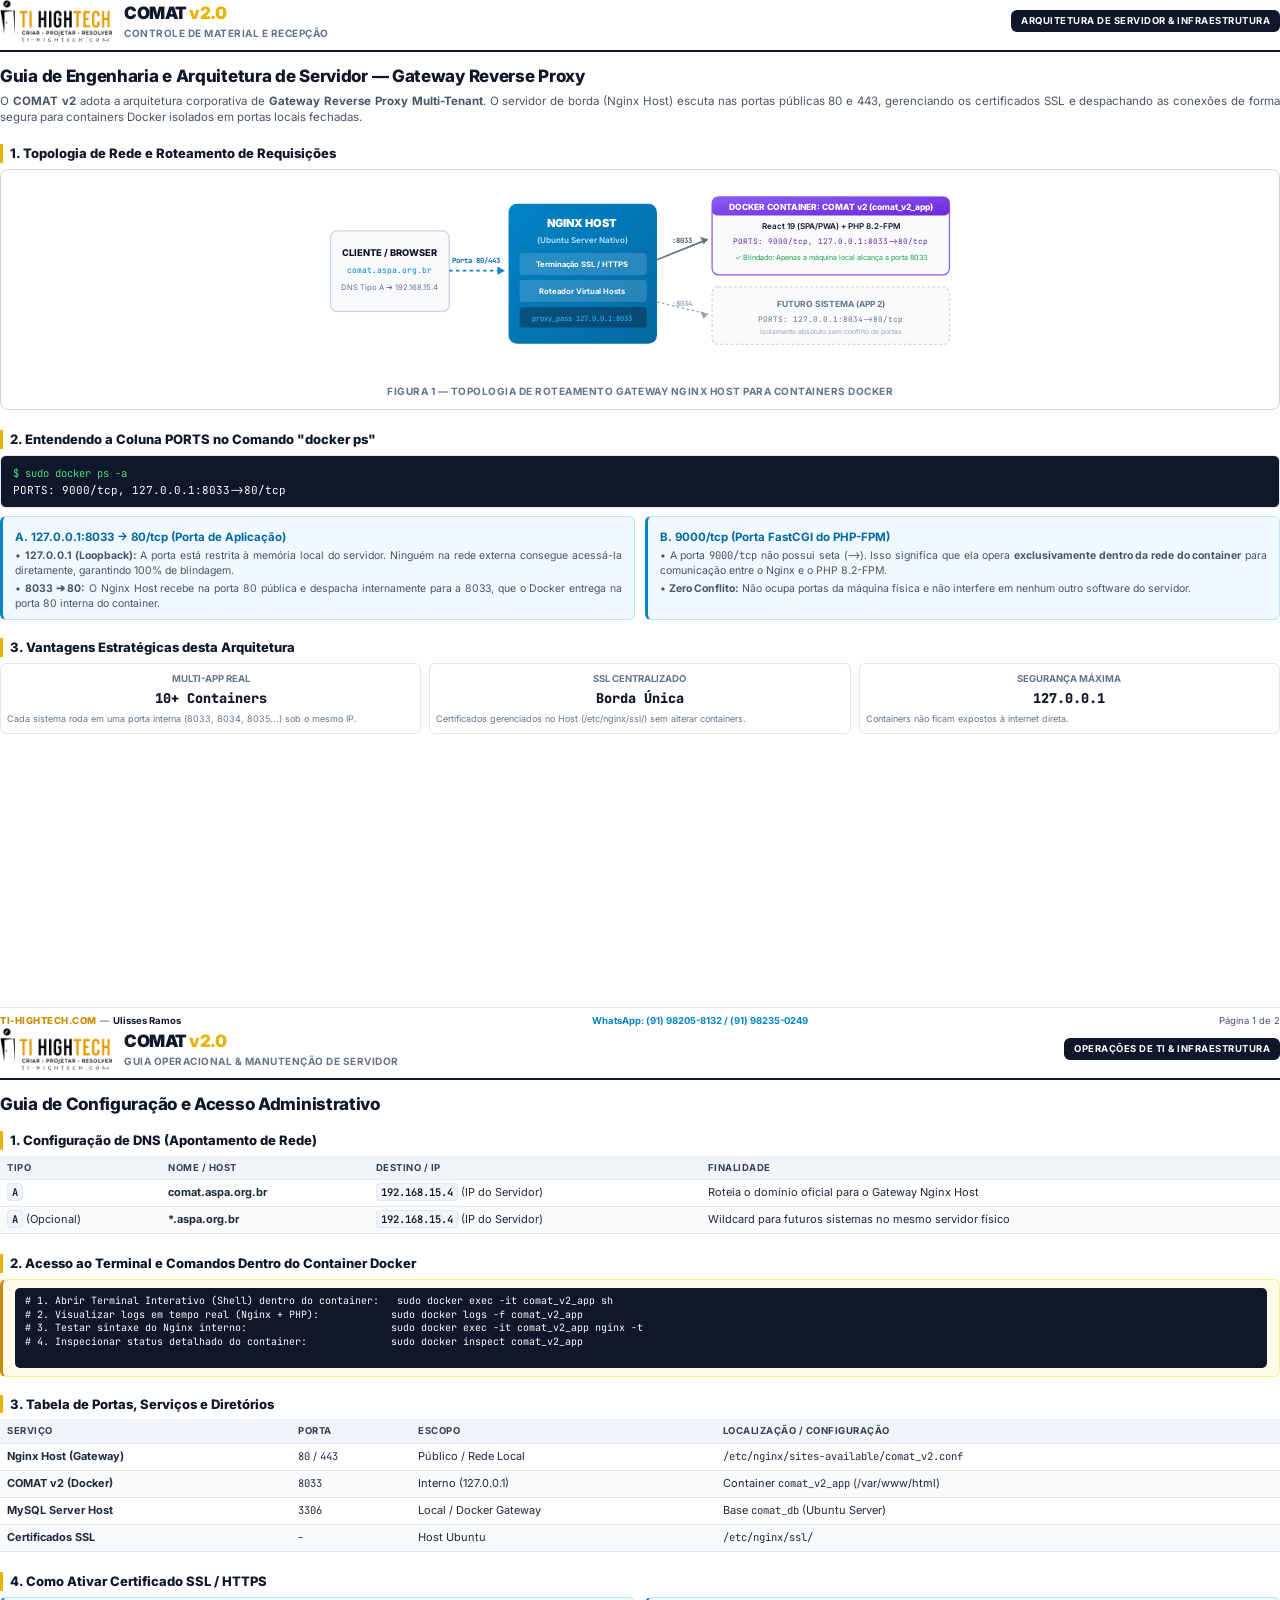
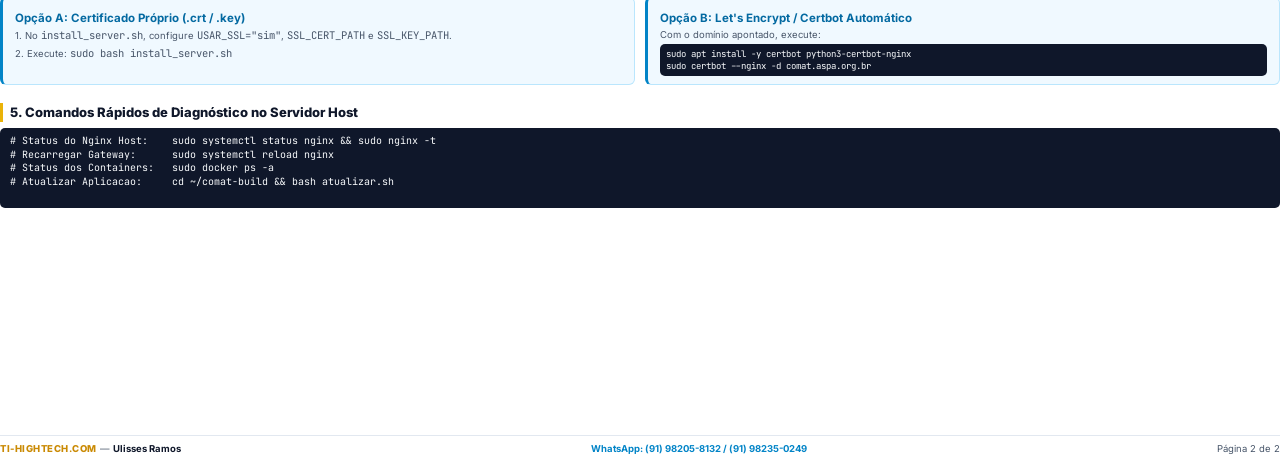
<file: DOCUMENTACAO_ARQUITETURA_SERVIDOR.html>
<!DOCTYPE html>
<html lang="pt-BR">
<head>
  <meta charset="UTF-8">
  <title>Documentação Técnica de Arquitetura de Servidor — COMAT v2.0</title>
  <style>
    @import url('https://fonts.googleapis.com/css2?family=Inter:wght@300;400;500;600;700;800;900&family=JetBrains+Mono:wght@400;500;600;700&display=swap');

    @page {
      size: A4 portrait;
      margin: 12mm 15mm 12mm 15mm;
    }

    * {
      box-sizing: border-box;
      margin: 0;
      padding: 0;
    }

    body {
      font-family: 'Inter', -apple-system, BlinkMacSystemFont, sans-serif;
      color: #1e293b;
      background: #ffffff;
      line-height: 1.45;
      font-size: 12px;
      -webkit-print-color-adjust: exact;
      print-color-adjust: exact;
    }

    .page {
      page-break-after: always;
      position: relative;
      min-height: 272mm;
      max-height: 272mm;
      display: flex;
      flex-direction: column;
      justify-content: flex-start;
    }

    .page:last-child {
      page-break-after: avoid;
    }

    /* Header Premium */
    .header {
      display: flex;
      justify-content: space-between;
      align-items: center;
      border-bottom: 2.5px solid #0f172a;
      padding-bottom: 8px;
      margin-bottom: 12px;
    }

    .header-left {
      display: flex;
      align-items: center;
      gap: 12px;
    }

    .header-logo-img {
      height: 42px;
      object-fit: contain;
    }

    .header-titles {
      display: flex;
      flex-direction: column;
    }

    .system-title {
      font-size: 17px;
      font-weight: 900;
      color: #0f172a;
      letter-spacing: -0.5px;
    }

    .system-title span {
      color: #eab308;
    }

    .system-subtitle {
      font-size: 10px;
      font-weight: 700;
      color: #64748b;
      text-transform: uppercase;
      letter-spacing: 0.5px;
    }

    .header-badge {
      background: #0f172a;
      color: #f8fafc;
      font-size: 9.5px;
      font-weight: 700;
      padding: 4px 10px;
      border-radius: 6px;
      text-transform: uppercase;
      letter-spacing: 0.5px;
    }

    /* Typography */
    h1 {
      font-size: 17px;
      font-weight: 800;
      color: #0f172a;
      margin-bottom: 4px;
      letter-spacing: -0.3px;
    }

    h2 {
      font-size: 13px;
      font-weight: 800;
      color: #0f172a;
      margin-top: 10px;
      margin-bottom: 6px;
      border-left: 3.5px solid #eab308;
      padding-left: 7px;
      display: flex;
      align-items: center;
      gap: 6px;
    }

    h3 {
      font-size: 11.5px;
      font-weight: 700;
      color: #334155;
      margin-top: 4px;
      margin-bottom: 2px;
    }

    p {
      margin-bottom: 8px;
      color: #475569;
      font-size: 11.5px;
      text-align: justify;
    }

    /* Cards & Boxes */
    .card {
      background: #f8fafc;
      border: 1px solid #e2e8f0;
      border-radius: 6px;
      padding: 8px 12px;
      margin-bottom: 10px;
    }

    .card-highlight {
      background: #fefce8;
      border: 1px solid #fef08a;
      border-left: 3.5px solid #ca8a04;
    }

    .card-info {
      background: #f0f9ff;
      border: 1px solid #bae6fd;
      border-left: 3.5px solid #0284c7;
    }

    .card-dark {
      background: #0f172a;
      color: #f8fafc;
      border-radius: 6px;
      padding: 8px 12px;
      margin-bottom: 8px;
    }

    /* Grid Layouts */
    .grid-2 {
      display: grid;
      grid-template-columns: 1fr 1fr;
      gap: 10px;
      margin-bottom: 8px;
    }

    .grid-3 {
      display: grid;
      grid-template-columns: 1fr 1fr 1fr;
      gap: 8px;
      margin-bottom: 10px;
    }

    .metric-box {
      background: #ffffff;
      border: 1px solid #e2e8f0;
      border-radius: 6px;
      padding: 8px 6px;
      text-align: center;
    }

    .metric-title {
      font-size: 9.5px;
      color: #64748b;
      font-weight: 700;
      text-transform: uppercase;
      margin-bottom: 3px;
    }

    .metric-val {
      font-size: 13.5px;
      font-weight: 800;
      color: #0f172a;
      font-family: 'JetBrains Mono', monospace;
    }

    /* Code & Terminal */
    code, pre {
      font-family: 'JetBrains Mono', monospace;
      font-size: 10.5px;
    }

    pre {
      background: #0f172a;
      color: #f8fafc;
      padding: 6px 10px;
      border-radius: 5px;
      overflow-x: auto;
      margin-bottom: 8px;
      line-height: 1.35;
    }

    code.inline {
      background: #f1f5f9;
      color: #0f172a;
      padding: 1px 4px;
      border-radius: 4px;
      border: 1px solid #e2e8f0;
      font-weight: 600;
    }

    /* Tables */
    table {
      width: 100%;
      border-collapse: collapse;
      margin-bottom: 10px;
      font-size: 11px;
    }

    th, td {
      padding: 5px 7px;
      text-align: left;
      border-bottom: 1px solid #e2e8f0;
    }

    th {
      background: #f1f5f9;
      font-weight: 700;
      color: #334155;
      text-transform: uppercase;
      font-size: 9.5px;
      letter-spacing: 0.5px;
    }

    tr:nth-child(even) {
      background: #f8fafc;
    }

    /* Diagram SVG Styles */
    .diagram-container {
      background: #ffffff;
      border: 1px solid #cbd5e1;
      border-radius: 8px;
      padding: 10px;
      margin-bottom: 10px;
      text-align: center;
    }

    .diagram-caption {
      font-size: 10px;
      font-weight: 700;
      color: #64748b;
      margin-top: 5px;
      text-transform: uppercase;
      letter-spacing: 0.5px;
    }

    /* Footer Premium */
    .footer {
      position: absolute;
      bottom: 0;
      left: 0;
      right: 0;
      border-top: 1.5px solid #e2e8f0;
      padding-top: 6px;
      display: flex;
      justify-content: space-between;
      align-items: center;
      font-size: 9.5px;
      color: #475569;
    }

    .footer-author {
      font-weight: 700;
      color: #0f172a;
    }

    .footer-contacts {
      color: #0284c7;
      font-weight: 700;
    }

    .footer-company {
      font-weight: 800;
      color: #ca8a04;
      text-transform: uppercase;
      letter-spacing: 0.5px;
    }
  </style>
</head>
<body>

  <!-- ================= PAGE 1: ARQUITETURA & PORTS EXPLICADOS ================= -->
  <div class="page">
    <div class="header">
      <div class="header-left">
        <img src="assets/logo_tihightech.png" alt="TI HIGHTECH" class="header-logo-img">
        <div class="header-titles">
          <div class="system-title">COMAT <span>v2.0</span></div>
          <div class="system-subtitle">Controle de Material e Recepção</div>
        </div>
      </div>
      <div class="header-badge">Arquitetura de Servidor & Infraestrutura</div>
    </div>

    <h1>Guia de Engenharia e Arquitetura de Servidor — Gateway Reverse Proxy</h1>
    <p>
      O <strong>COMAT v2</strong> adota a arquitetura corporativa de <strong>Gateway Reverse Proxy Multi-Tenant</strong>. O servidor de borda (Nginx Host) escuta nas portas públicas 80 e 443, gerenciando os certificados SSL e despachando as conexões de forma segura para containers Docker isolados em portas locais fechadas.
    </p>

    <h2>1. Topologia de Rede e Roteamento de Requisições</h2>

    <!-- Diagrama SVG Topologia Expandido -->
    <div class="diagram-container">
      <svg viewBox="0 0 760 230" width="100%" height="195" xmlns="http://www.w3.org/2000/svg">
        <defs>
          <linearGradient id="blueGrad" x1="0%" y1="0%" x2="100%" y2="100%">
            <stop offset="0%" stop-color="#0284c7" />
            <stop offset="100%" stop-color="#0369a1" />
          </linearGradient>
          <linearGradient id="purpleGrad" x1="0%" y1="0%" x2="100%" y2="100%">
            <stop offset="0%" stop-color="#8b5cf6" />
            <stop offset="100%" stop-color="#6d28d9" />
          </linearGradient>
        </defs>

        <!-- Bloco 1: Cliente / DNS -->
        <rect x="15" y="60" width="140" height="95" rx="8" fill="#f8fafc" stroke="#cbd5e1" stroke-width="1.5"/>
        <text x="85" y="90" font-family="Inter" font-size="11" font-weight="800" fill="#0f172a" text-anchor="middle">CLIENTE / BROWSER</text>
        <text x="85" y="110" font-family="JetBrains Mono" font-size="9.5" fill="#0284c7" text-anchor="middle">comat.aspa.org.br</text>
        <text x="85" y="130" font-family="Inter" font-size="9" fill="#64748b" text-anchor="middle">DNS Tipo A ➔ 192.168.15.4</text>

        <!-- Seta 1: Cliente para Nginx Host -->
        <path d="M 155 107 L 220 107" stroke="#0284c7" stroke-width="2" stroke-dasharray="4,4" fill="none" />
        <polygon points="220,107 212,102 212,112" fill="#0284c7" />
        <text x="187" y="98" font-family="JetBrains Mono" font-size="8.5" font-weight="700" fill="#0369a1" text-anchor="middle">Porta 80/443</text>

        <!-- Bloco 2: Nginx Host (Gateway) -->
        <rect x="225" y="28" width="175" height="165" rx="10" fill="url(#blueGrad)"/>
        <text x="312" y="56" font-family="Inter" font-size="13" font-weight="900" fill="#ffffff" text-anchor="middle">NGINX HOST</text>
        <text x="312" y="74" font-family="Inter" font-size="9.5" font-weight="600" fill="#bae6fd" text-anchor="middle">(Ubuntu Server Nativo)</text>
        
        <rect x="238" y="86" width="150" height="26" rx="4" fill="#ffffff" opacity="0.15" />
        <text x="312" y="103" font-family="Inter" font-size="9" font-weight="700" fill="#ffffff" text-anchor="middle">Terminação SSL / HTTPS</text>

        <rect x="238" y="118" width="150" height="26" rx="4" fill="#ffffff" opacity="0.15" />
        <text x="312" y="135" font-family="Inter" font-size="9" font-weight="700" fill="#ffffff" text-anchor="middle">Roteador Virtual Hosts</text>

        <rect x="238" y="150" width="150" height="24" rx="4" fill="#0f172a" opacity="0.4" />
        <text x="312" y="166" font-family="JetBrains Mono" font-size="8.5" fill="#38bdf8" text-anchor="middle">proxy_pass 127.0.0.1:8033</text>

        <!-- Seta 2: Nginx Host para Docker COMAT -->
        <path d="M 400 94 L 460 70" stroke="#64748b" stroke-width="2" fill="none" />
        <polygon points="460,70 451,67 455,76" fill="#64748b" />
        <text x="430" y="74" font-family="JetBrains Mono" font-size="8.5" font-weight="700" fill="#475569" text-anchor="middle">:8033</text>

        <!-- Bloco 3A: Container COMAT v2 -->
        <rect x="465" y="20" width="280" height="92" rx="8" fill="#f8fafc" stroke="#8b5cf6" stroke-width="1.5"/>
        <rect x="465" y="20" width="280" height="22" rx="6" fill="url(#purpleGrad)" />
        <text x="605" y="35" font-family="Inter" font-size="10" font-weight="800" fill="#ffffff" text-anchor="middle">DOCKER CONTAINER: COMAT v2 (comat_v2_app)</text>
        <text x="605" y="58" font-family="Inter" font-size="9.5" font-weight="600" fill="#0f172a" text-anchor="middle">React 19 (SPA/PWA) + PHP 8.2-FPM</text>
        <text x="605" y="76" font-family="JetBrains Mono" font-size="9" fill="#6b21a8" text-anchor="middle">PORTS: 9000/tcp, 127.0.0.1:8033->80/tcp</text>
        <text x="605" y="94" font-family="Inter" font-size="8.5" fill="#16a34a" text-anchor="middle">✓ Blindado: Apenas a máquina local alcança a porta 8033</text>

        <!-- Seta 3: Nginx Host para Futuro Container -->
        <path d="M 400 144 L 460 158" stroke="#94a3b8" stroke-width="1.5" stroke-dasharray="3,3" fill="none" />
        <polygon points="460,158 451,155 455,164" fill="#94a3b8" />
        <text x="430" y="149" font-family="JetBrains Mono" font-size="8.5" font-weight="700" fill="#94a3b8" text-anchor="middle">:8034</text>

        <!-- Bloco 3B: Futuro Container (Multi-App) -->
        <rect x="465" y="126" width="280" height="68" rx="8" fill="#fafafa" stroke="#cbd5e1" stroke-width="1.5" stroke-dasharray="3,3"/>
        <text x="605" y="150" font-family="Inter" font-size="10" font-weight="700" fill="#64748b" text-anchor="middle">FUTURO SISTEMA (APP 2)</text>
        <text x="605" y="168" font-family="JetBrains Mono" font-size="9" fill="#64748b" text-anchor="middle">PORTS: 127.0.0.1:8034->80/tcp</text>
        <text x="605" y="182" font-family="Inter" font-size="8" fill="#94a3b8" text-anchor="middle">Isolamento absoluto sem conflito de portas</text>
      </svg>
      <div class="diagram-caption">Figura 1 — Topologia de Roteamento Gateway Nginx Host para Containers Docker</div>
    </div>

    <h2>2. Entendendo a Coluna PORTS no Comando "docker ps"</h2>
    <div class="card card-dark">
      <code style="color:#4ade80;">$ sudo docker ps -a</code><br/>
      <code style="color:#f8fafc; font-size:11px;">PORTS: 9000/tcp, 127.0.0.1:8033->80/tcp</code>
    </div>

    <div class="grid-2">
      <div class="card card-info" style="margin-bottom:0;">
        <h3 style="color:#0369a1;">A. 127.0.0.1:8033 -> 80/tcp (Porta de Aplicação)</h3>
        <p style="font-size:10.5px; margin-bottom:3px;">
          • <strong>127.0.0.1 (Loopback):</strong> A porta está restrita à memória local do servidor. Ninguém na rede externa consegue acessá-la diretamente, garantindo 100% de blindagem.
        </p>
        <p style="font-size:10.5px; margin-bottom:0;">
          • <strong>8033 ➔ 80:</strong> O Nginx Host recebe na porta 80 pública e despacha internamente para a 8033, que o Docker entrega na porta 80 interna do container.
        </p>
      </div>

      <div class="card card-info" style="margin-bottom:0;">
        <h3 style="color:#0369a1;">B. 9000/tcp (Porta FastCGI do PHP-FPM)</h3>
        <p style="font-size:10.5px; margin-bottom:3px;">
          • A porta <code>9000/tcp</code> não possui seta (<code>-></code>). Isso significa que ela opera <strong>exclusivamente dentro da rede do container</strong> para comunicação entre o Nginx e o PHP 8.2-FPM.
        </p>
        <p style="font-size:10.5px; margin-bottom:0;">
          • <strong>Zero Conflito:</strong> Não ocupa portas da máquina física e não interfere em nenhum outro software do servidor.
        </p>
      </div>
    </div>

    <h2>3. Vantagens Estratégicas desta Arquitetura</h2>
    <div class="grid-3">
      <div class="metric-box">
        <div class="metric-title">Multi-App Real</div>
        <div class="metric-val">10+ Containers</div>
        <p style="font-size:9px; margin:3px 0 0; color:#64748b;">Cada sistema roda em uma porta interna (8033, 8034, 8035...) sob o mesmo IP.</p>
      </div>
      <div class="metric-box">
        <div class="metric-title">SSL Centralizado</div>
        <div class="metric-val">Borda Única</div>
        <p style="font-size:9px; margin:3px 0 0; color:#64748b;">Certificados gerenciados no Host (/etc/nginx/ssl/) sem alterar containers.</p>
      </div>
      <div class="metric-box">
        <div class="metric-title">Segurança Máxima</div>
        <div class="metric-val">127.0.0.1</div>
        <p style="font-size:9px; margin:3px 0 0; color:#64748b;">Containers não ficam expostos à internet direta.</p>
      </div>
    </div>

    <div class="footer">
      <div><span class="footer-company">TI-HIGHTECH.COM</span> — <span class="footer-author">Ulisses Ramos</span></div>
      <div class="footer-contacts">WhatsApp: (91) 98205-8132 / (91) 98235-0249</div>
      <div>Página 1 de 2</div>
    </div>
  </div>

  <!-- ================= PAGE 2: GUIA OPERACIONAL, SSH NO CONTAINER & DNS ================= -->
  <div class="page">
    <div class="header">
      <div class="header-left">
        <img src="assets/logo_tihightech.png" alt="TI HIGHTECH" class="header-logo-img">
        <div class="header-titles">
          <div class="system-title">COMAT <span>v2.0</span></div>
          <div class="system-subtitle">Guia Operacional & Manutenção de Servidor</div>
        </div>
      </div>
      <div class="header-badge">Operações de TI & Infraestrutura</div>
    </div>

    <h1>Guia de Configuração e Acesso Administrativo</h1>

    <h2>1. Configuração de DNS (Apontamento de Rede)</h2>
    <table>
      <thead>
        <tr>
          <th>Tipo</th>
          <th>Nome / Host</th>
          <th>Destino / IP</th>
          <th>Finalidade</th>
        </tr>
      </thead>
      <tbody>
        <tr>
          <td><code class="inline">A</code></td>
          <td><strong>comat.aspa.org.br</strong></td>
          <td><code class="inline">192.168.15.4</code> (IP do Servidor)</td>
          <td>Roteia o domínio oficial para o Gateway Nginx Host</td>
        </tr>
        <tr>
          <td><code class="inline">A</code> (Opcional)</td>
          <td><strong>*.aspa.org.br</strong></td>
          <td><code class="inline">192.168.15.4</code> (IP do Servidor)</td>
          <td>Wildcard para futuros sistemas no mesmo servidor físico</td>
        </tr>
      </tbody>
    </table>

    <h2>2. Acesso ao Terminal e Comandos Dentro do Container Docker</h2>
    <div class="card card-highlight" style="margin-bottom:8px;">
      <pre style="margin-bottom:0; font-size:10px; padding:6px 10px;">
# 1. Abrir Terminal Interativo (Shell) dentro do container:   sudo docker exec -it comat_v2_app sh
# 2. Visualizar logs em tempo real (Nginx + PHP):            sudo docker logs -f comat_v2_app
# 3. Testar sintaxe do Nginx interno:                        sudo docker exec -it comat_v2_app nginx -t
# 4. Inspecionar status detalhado do container:              sudo docker inspect comat_v2_app
      </pre>
    </div>

    <h2>3. Tabela de Portas, Serviços e Diretórios</h2>
    <table>
      <thead>
        <tr>
          <th>Serviço</th>
          <th>Porta</th>
          <th>Escopo</th>
          <th>Localização / Configuração</th>
        </tr>
      </thead>
      <tbody>
        <tr>
          <td><strong>Nginx Host (Gateway)</strong></td>
          <td><code>80</code> / <code>443</code></td>
          <td>Público / Rede Local</td>
          <td><code>/etc/nginx/sites-available/comat_v2.conf</code></td>
        </tr>
        <tr>
          <td><strong>COMAT v2 (Docker)</strong></td>
          <td><code>8033</code></td>
          <td>Interno (127.0.0.1)</td>
          <td>Container <code>comat_v2_app</code> (/var/www/html)</td>
        </tr>
        <tr>
          <td><strong>MySQL Server Host</strong></td>
          <td><code>3306</code></td>
          <td>Local / Docker Gateway</td>
          <td>Base <code>comat_db</code> (Ubuntu Server)</td>
        </tr>
        <tr>
          <td><strong>Certificados SSL</strong></td>
          <td>-</td>
          <td>Host Ubuntu</td>
          <td><code>/etc/nginx/ssl/</code></td>
        </tr>
      </tbody>
    </table>

    <h2>4. Como Ativar Certificado SSL / HTTPS</h2>
    <div class="grid-2">
      <div class="card card-info" style="margin-bottom:0;">
        <h3 style="color:#0369a1;">Opção A: Certificado Próprio (.crt / .key)</h3>
        <p style="font-size:9.5px; margin-bottom:2px;">1. No <code>install_server.sh</code>, configure <code>USAR_SSL="sim"</code>, <code>SSL_CERT_PATH</code> e <code>SSL_KEY_PATH</code>.</p>
        <p style="font-size:9.5px; margin-bottom:0;">2. Execute: <code>sudo bash install_server.sh</code></p>
      </div>

      <div class="card card-info" style="margin-bottom:0;">
        <h3 style="color:#0369a1;">Opção B: Let's Encrypt / Certbot Automático</h3>
        <p style="font-size:9.5px; margin-bottom:2px;">Com o domínio apontado, execute:</p>
        <pre style="margin-bottom:0; padding:4px 6px; font-size:9px;">sudo apt install -y certbot python3-certbot-nginx
sudo certbot --nginx -d comat.aspa.org.br</pre>
      </div>
    </div>

    <h2>5. Comandos Rápidos de Diagnóstico no Servidor Host</h2>
    <pre style="margin-bottom:0; padding:6px 10px; font-size:10px;">
# Status do Nginx Host:    sudo systemctl status nginx && sudo nginx -t
# Recarregar Gateway:      sudo systemctl reload nginx
# Status dos Containers:   sudo docker ps -a
# Atualizar Aplicacao:     cd ~/comat-build && bash atualizar.sh
    </pre>

    <div class="footer">
      <div><span class="footer-company">TI-HIGHTECH.COM</span> — <span class="footer-author">Ulisses Ramos</span></div>
      <div class="footer-contacts">WhatsApp: (91) 98205-8132 / (91) 98235-0249</div>
      <div>Página 2 de 2</div>
    </div>
  </div>

</body>
</html>
</file>
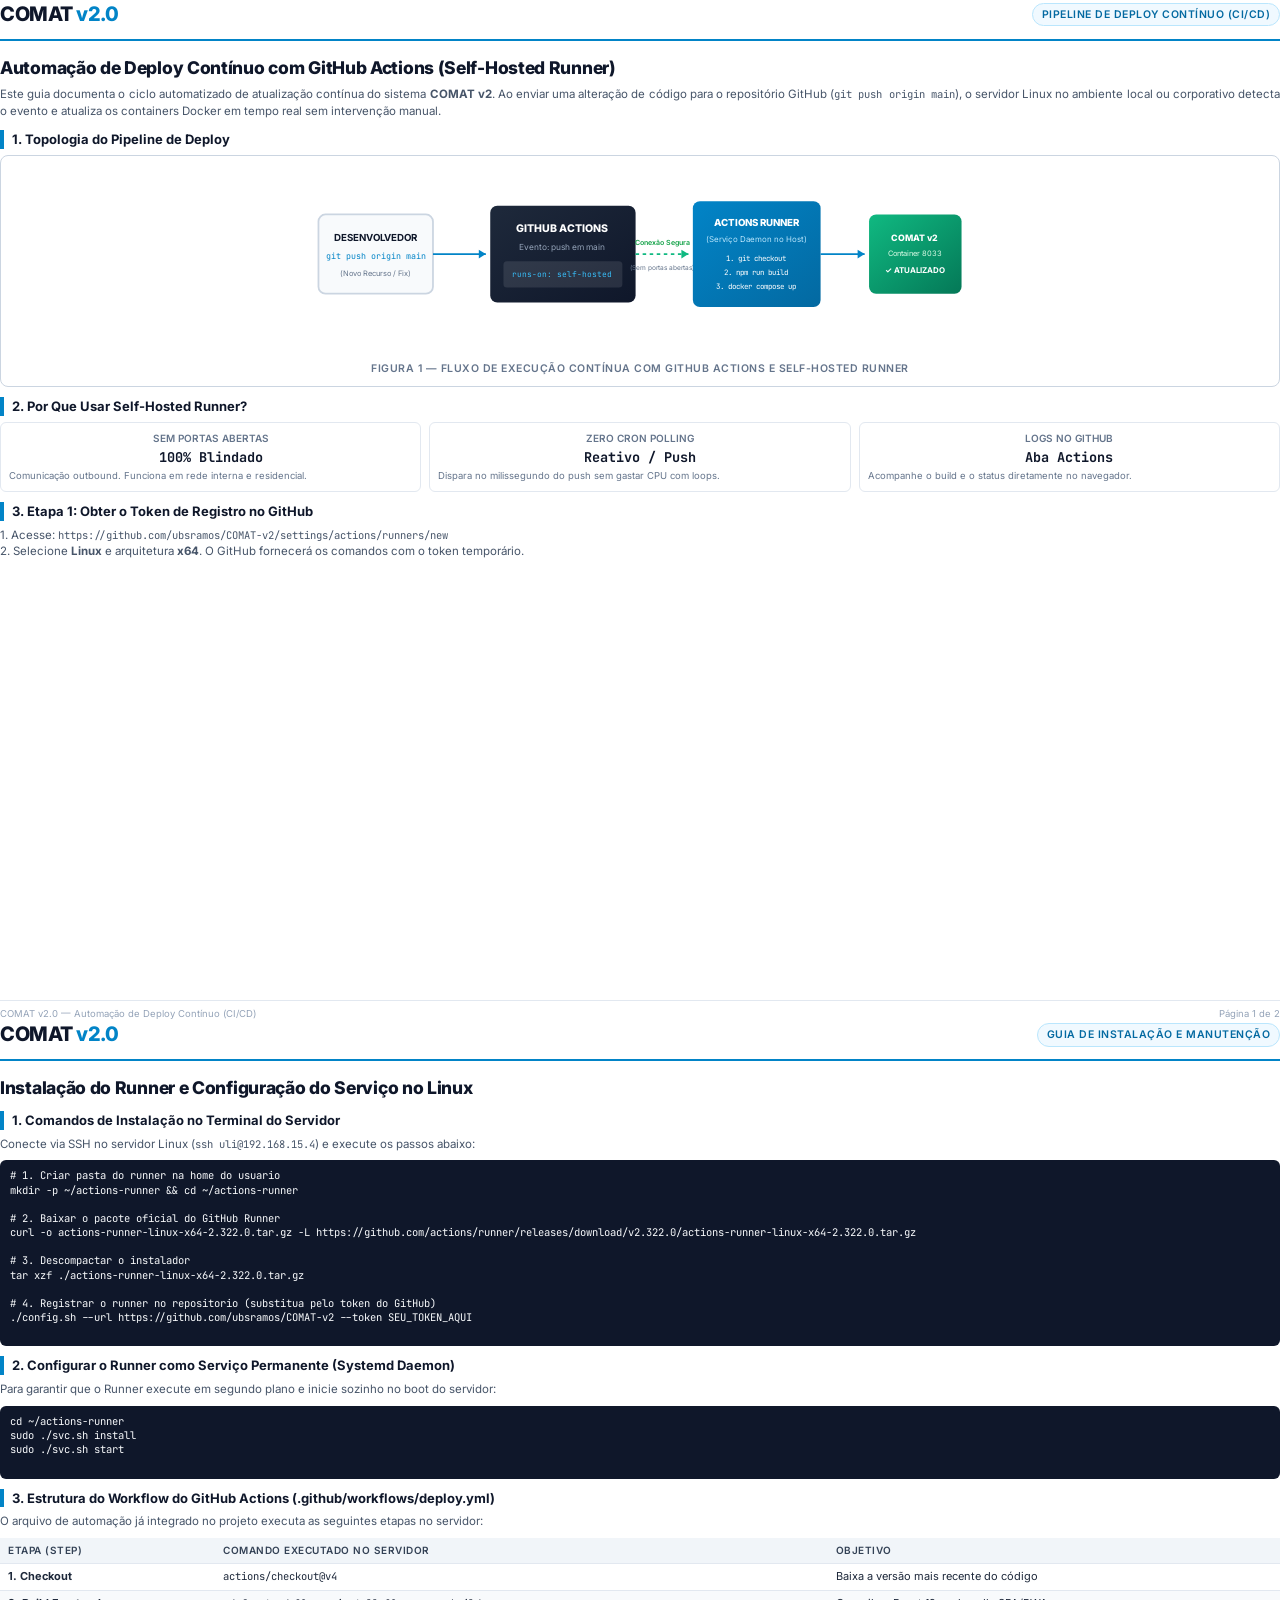
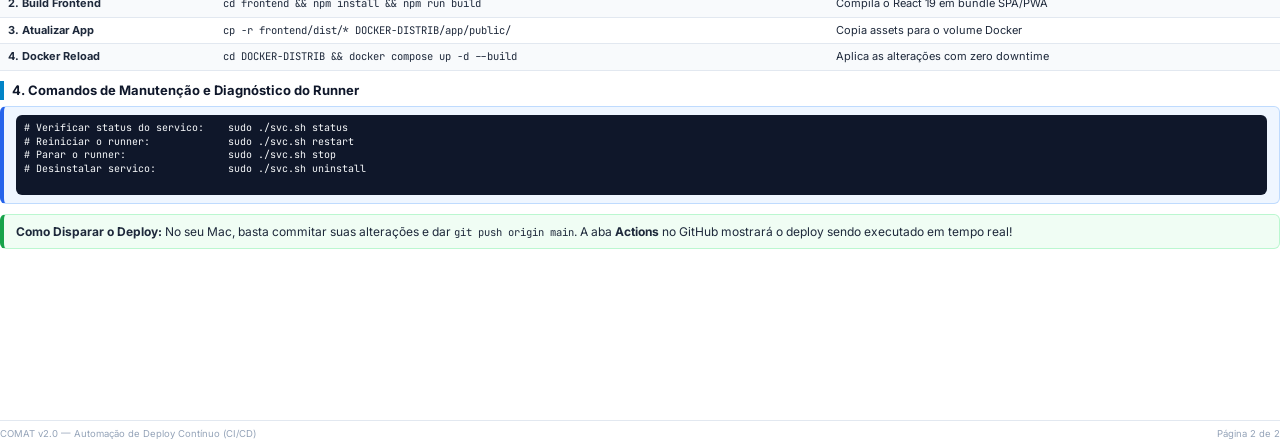
<file: GUIA_DEPLOY_AUTOMATICO_GITHUB_RUNNER.html>
<!DOCTYPE html>
<html lang="pt-BR">
<head>
  <meta charset="UTF-8">
  <title>Guia Operacional — Automação de Deploy Contínuo (CI/CD) com GitHub Actions e Self-Hosted Runner</title>
  <style>
    @import url('https://fonts.googleapis.com/css2?family=Inter:wght@300;400;500;600;700;800&family=JetBrains+Mono:wght@400;500;600&display=swap');

    @page {
      size: A4 portrait;
      margin: 12mm 15mm 12mm 15mm;
    }

    * {
      box-sizing: border-box;
      margin: 0;
      padding: 0;
    }

    body {
      font-family: 'Inter', -apple-system, BlinkMacSystemFont, sans-serif;
      color: #1e293b;
      background: #ffffff;
      line-height: 1.45;
      font-size: 12px;
      -webkit-print-color-adjust: exact;
      print-color-adjust: exact;
    }

    .page {
      page-break-after: always;
      position: relative;
      min-height: 270mm;
      max-height: 270mm;
    }

    .page:last-child {
      page-break-after: avoid;
    }

    /* Header */
    .header {
      display: flex;
      justify-content: space-between;
      align-items: center;
      border-bottom: 2px solid #0284c7;
      padding-bottom: 10px;
      margin-bottom: 14px;
    }

    .header-logo {
      font-size: 20px;
      font-weight: 800;
      color: #0f172a;
      letter-spacing: -0.5px;
    }

    .header-logo span {
      color: #0284c7;
    }

    .header-badge {
      background: #f0f9ff;
      border: 1px solid #bae6fd;
      color: #0369a1;
      font-size: 10.5px;
      font-weight: 600;
      padding: 3px 9px;
      border-radius: 9999px;
      text-transform: uppercase;
      letter-spacing: 0.5px;
    }

    /* Typography */
    h1 {
      font-size: 17.5px;
      font-weight: 800;
      color: #0f172a;
      margin-bottom: 6px;
      letter-spacing: -0.3px;
    }

    h2 {
      font-size: 13px;
      font-weight: 700;
      color: #0f172a;
      margin-top: 10px;
      margin-bottom: 6px;
      border-left: 4px solid #0284c7;
      padding-left: 8px;
    }

    h3 {
      font-size: 11.5px;
      font-weight: 600;
      color: #334155;
      margin-top: 6px;
      margin-bottom: 3px;
    }

    p {
      margin-bottom: 8px;
      color: #475569;
      font-size: 11.5px;
      text-align: justify;
    }

    /* Cards & Boxes */
    .card {
      background: #f8fafc;
      border: 1px solid #e2e8f0;
      border-radius: 6px;
      padding: 8px 12px;
      margin-bottom: 10px;
    }

    .card-highlight {
      background: #f0fdf4;
      border: 1px solid #bbf7d0;
      border-left: 4px solid #16a34a;
    }

    .card-info {
      background: #eff6ff;
      border: 1px solid #bfdbfe;
      border-left: 4px solid #2563eb;
    }

    /* Grid Layouts */
    .grid-2 {
      display: grid;
      grid-template-columns: 1fr 1fr;
      gap: 10px;
      margin-bottom: 8px;
    }

    .grid-3 {
      display: grid;
      grid-template-columns: 1fr 1fr 1fr;
      gap: 8px;
      margin-bottom: 10px;
    }

    .metric-box {
      background: #ffffff;
      border: 1px solid #e2e8f0;
      border-radius: 6px;
      padding: 8px;
      text-align: center;
    }

    .metric-title {
      font-size: 10px;
      color: #64748b;
      font-weight: 600;
      text-transform: uppercase;
      margin-bottom: 2px;
    }

    .metric-val {
      font-size: 13.5px;
      font-weight: 700;
      color: #0f172a;
      font-family: 'JetBrains Mono', monospace;
    }

    /* Code & Terminal */
    code, pre {
      font-family: 'JetBrains Mono', monospace;
      font-size: 10.5px;
    }

    pre {
      background: #0f172a;
      color: #f8fafc;
      padding: 8px 10px;
      border-radius: 6px;
      overflow-x: auto;
      margin-bottom: 8px;
      line-height: 1.35;
    }

    code.inline {
      background: #f1f5f9;
      color: #0f172a;
      padding: 1px 4px;
      border-radius: 4px;
      border: 1px solid #e2e8f0;
      font-weight: 600;
    }

    /* Tables */
    table {
      width: 100%;
      border-collapse: collapse;
      margin-bottom: 10px;
      font-size: 11px;
    }

    th, td {
      padding: 5px 8px;
      text-align: left;
      border-bottom: 1px solid #e2e8f0;
    }

    th {
      background: #f1f5f9;
      font-weight: 600;
      color: #334155;
      text-transform: uppercase;
      font-size: 10px;
      letter-spacing: 0.5px;
    }

    tr:nth-child(even) {
      background: #f8fafc;
    }

    /* Diagram SVG Styles */
    .diagram-container {
      background: #ffffff;
      border: 1px solid #cbd5e1;
      border-radius: 8px;
      padding: 10px;
      margin-bottom: 10px;
      text-align: center;
    }

    .diagram-caption {
      font-size: 10.5px;
      font-weight: 600;
      color: #64748b;
      margin-top: 6px;
      text-transform: uppercase;
      letter-spacing: 0.5px;
    }

    /* Step List */
    .step-item {
      display: flex;
      gap: 10px;
      margin-bottom: 8px;
      align-items: flex-start;
    }

    .step-badge {
      background: #0284c7;
      color: #ffffff;
      font-weight: 800;
      font-size: 10px;
      width: 20px;
      height: 20px;
      border-radius: 50%;
      display: flex;
      align-items: center;
      justify-content: center;
      flex-shrink: 0;
      margin-top: 1px;
    }

    /* Footer */
    .footer {
      position: absolute;
      bottom: 0;
      left: 0;
      right: 0;
      display: flex;
      justify-content: space-between;
      align-items: center;
      border-top: 1px solid #e2e8f0;
      padding-top: 6px;
      font-size: 9.5px;
      color: #94a3b8;
    }
  </style>
</head>
<body>

  <!-- ================= PAGE 1: CONCEITO, TOPOLOGIA & INSTALACAO ================= -->
  <div class="page">
    <div class="header">
      <div class="header-logo">COMAT <span>v2.0</span></div>
      <div class="header-badge">Pipeline de Deploy Contínuo (CI/CD)</div>
    </div>

    <h1>Automação de Deploy Contínuo com GitHub Actions (Self-Hosted Runner)</h1>
    <p>
      Este guia documenta o ciclo automatizado de atualização contínua do sistema <strong>COMAT v2</strong>. Ao enviar uma alteração de código para o repositório GitHub (<code>git push origin main</code>), o servidor Linux no ambiente local ou corporativo detecta o evento e atualiza os containers Docker em tempo real sem intervenção manual.
    </p>

    <h2>1. Topologia do Pipeline de Deploy</h2>

    <!-- Diagrama SVG do Pipeline -->
    <div class="diagram-container">
      <svg viewBox="0 0 760 210" width="100%" height="185" xmlns="http://www.w3.org/2000/svg">
        <defs>
          <linearGradient id="blueGrad" x1="0%" y1="0%" x2="100%" y2="100%">
            <stop offset="0%" stop-color="#0284c7" />
            <stop offset="100%" stop-color="#0369a1" />
          </linearGradient>
          <linearGradient id="darkGrad" x1="0%" y1="0%" x2="100%" y2="100%">
            <stop offset="0%" stop-color="#1e293b" />
            <stop offset="100%" stop-color="#0f172a" />
          </linearGradient>
          <linearGradient id="greenGrad" x1="0%" y1="0%" x2="100%" y2="100%">
            <stop offset="0%" stop-color="#10b981" />
            <stop offset="100%" stop-color="#047857" />
          </linearGradient>
        </defs>

        <!-- Bloco 1: Desenvolvedor / Mac -->
        <rect x="15" y="55" width="130" height="90" rx="8" fill="#f8fafc" stroke="#cbd5e1" stroke-width="2"/>
        <text x="80" y="85" font-family="Inter" font-size="11" font-weight="700" fill="#0f172a" text-anchor="middle">DESENVOLVEDOR</text>
        <text x="80" y="105" font-family="JetBrains Mono" font-size="9.5" fill="#0284c7" text-anchor="middle">git push origin main</text>
        <text x="80" y="125" font-family="Inter" font-size="8.5" fill="#64748b" text-anchor="middle">(Novo Recurso / Fix)</text>

        <!-- Seta 1: Mac -> GitHub -->
        <path d="M 145 100 L 205 100" stroke="#0284c7" stroke-width="2" fill="none" />
        <polygon points="205,100 197,95 197,105" fill="#0284c7" />

        <!-- Bloco 2: GitHub Repository / Actions -->
        <rect x="210" y="45" width="165" height="110" rx="8" fill="url(#darkGrad)"/>
        <text x="292" y="75" font-family="Inter" font-size="12" font-weight="800" fill="#ffffff" text-anchor="middle">GITHUB ACTIONS</text>
        <text x="292" y="95" font-family="Inter" font-size="9.5" fill="#94a3b8" text-anchor="middle">Evento: push em main</text>
        <rect x="225" y="108" width="135" height="30" rx="4" fill="#ffffff" opacity="0.1" />
        <text x="292" y="126" font-family="JetBrains Mono" font-size="9" fill="#38bdf8" text-anchor="middle">runs-on: self-hosted</text>

        <!-- Seta 2: GitHub -> Runner Local (Comunicação Segura de Dentro para Fora) -->
        <path d="M 375 100 L 435 100" stroke="#10b981" stroke-width="2" stroke-dasharray="4,4" fill="none" />
        <polygon points="435,100 427,95 427,105" fill="#10b981" />
        <text x="405" y="90" font-family="Inter" font-size="8" font-weight="600" fill="#16a34a" text-anchor="middle">Conexão Segura</text>
        <text x="405" y="118" font-family="Inter" font-size="7.5" fill="#64748b" text-anchor="middle">(Sem portas abertas)</text>

        <!-- Bloco 3: Self-Hosted Runner no Servidor -->
        <rect x="440" y="40" width="145" height="120" rx="8" fill="url(#blueGrad)"/>
        <text x="512" y="68" font-family="Inter" font-size="11" font-weight="800" fill="#ffffff" text-anchor="middle">ACTIONS RUNNER</text>
        <text x="512" y="86" font-family="Inter" font-size="9" fill="#bae6fd" text-anchor="middle">(Serviço Daemon no Host)</text>
        <text x="512" y="108" font-family="JetBrains Mono" font-size="8.5" fill="#ffffff" text-anchor="middle">1. git checkout</text>
        <text x="512" y="124" font-family="JetBrains Mono" font-size="8.5" fill="#ffffff" text-anchor="middle">2. npm run build</text>
        <text x="512" y="140" font-family="JetBrains Mono" font-size="8.5" fill="#ffffff" text-anchor="middle">3. docker compose up</text>

        <!-- Seta 3: Runner -> Docker COMAT -->
        <path d="M 585 100 L 635 100" stroke="#0284c7" stroke-width="2" fill="none" />
        <polygon points="635,100 627,95 627,105" fill="#0284c7" />

        <!-- Bloco 4: Docker COMAT v2 Atualizado -->
        <rect x="640" y="55" width="105" height="90" rx="8" fill="url(#greenGrad)"/>
        <text x="692" y="85" font-family="Inter" font-size="10" font-weight="800" fill="#ffffff" text-anchor="middle">COMAT v2</text>
        <text x="692" y="102" font-family="Inter" font-size="8.5" fill="#dcfce7" text-anchor="middle">Container 8033</text>
        <text x="692" y="122" font-family="Inter" font-size="9" font-weight="700" fill="#ffffff" text-anchor="middle">✓ ATUALIZADO</text>
      </svg>
      <div class="diagram-caption">Figura 1 — Fluxo de Execução Contínua com GitHub Actions e Self-Hosted Runner</div>
    </div>

    <h2>2. Por Que Usar Self-Hosted Runner?</h2>
    <div class="grid-3">
      <div class="metric-box">
        <div class="metric-title">Sem Portas Abertas</div>
        <div class="metric-val">100% Blindado</div>
        <p style="font-size:9.5px; margin:2px 0 0; color:#64748b;">Comunicação outbound. Funciona em rede interna e residencial.</p>
      </div>
      <div class="metric-box">
        <div class="metric-title">Zero Cron Polling</div>
        <div class="metric-val">Reativo / Push</div>
        <p style="font-size:9.5px; margin:2px 0 0; color:#64748b;">Dispara no milissegundo do push sem gastar CPU com loops.</p>
      </div>
      <div class="metric-box">
        <div class="metric-title">Logs no GitHub</div>
        <div class="metric-val">Aba Actions</div>
        <p style="font-size:9.5px; margin:2px 0 0; color:#64748b;">Acompanhe o build e o status diretamente no navegador.</p>
      </div>
    </div>

    <h2>3. Etapa 1: Obter o Token de Registro no GitHub</h2>
    <p>
      1. Acesse: <code>https://github.com/ubsramos/COMAT-v2/settings/actions/runners/new</code><br/>
      2. Selecione <strong>Linux</strong> e arquitetura <strong>x64</strong>. O GitHub fornecerá os comandos com o token temporário.
    </p>

    <div class="footer">
      <div>COMAT v2.0 — Automação de Deploy Contínuo (CI/CD)</div>
      <div>Página 1 de 2</div>
    </div>
  </div>

  <!-- ================= PAGE 2: COMANDOS, SERVICO E WORKFLOW ================= -->
  <div class="page">
    <div class="header">
      <div class="header-logo">COMAT <span>v2.0</span></div>
      <div class="header-badge">Guia de Instalação e Manutenção</div>
    </div>

    <h1>Instalação do Runner e Configuração do Serviço no Linux</h1>

    <h2>1. Comandos de Instalação no Terminal do Servidor</h2>
    <p>Conecte via SSH no servidor Linux (<code>ssh uli@192.168.15.4</code>) e execute os passos abaixo:</p>

    <pre>
# 1. Criar pasta do runner na home do usuario
mkdir -p ~/actions-runner && cd ~/actions-runner

# 2. Baixar o pacote oficial do GitHub Runner
curl -o actions-runner-linux-x64-2.322.0.tar.gz -L https://github.com/actions/runner/releases/download/v2.322.0/actions-runner-linux-x64-2.322.0.tar.gz

# 3. Descompactar o instalador
tar xzf ./actions-runner-linux-x64-2.322.0.tar.gz

# 4. Registrar o runner no repositorio (substitua pelo token do GitHub)
./config.sh --url https://github.com/ubsramos/COMAT-v2 --token SEU_TOKEN_AQUI
    </pre>

    <h2>2. Configurar o Runner como Serviço Permanente (Systemd Daemon)</h2>
    <p>Para garantir que o Runner execute em segundo plano e inicie sozinho no boot do servidor:</p>

    <pre>
cd ~/actions-runner
sudo ./svc.sh install
sudo ./svc.sh start
    </pre>

    <h2>3. Estrutura do Workflow do GitHub Actions (.github/workflows/deploy.yml)</h2>
    <p>O arquivo de automação já integrado no projeto executa as seguintes etapas no servidor:</p>

    <table>
      <thead>
        <tr>
          <th>Etapa (Step)</th>
          <th>Comando Executado no Servidor</th>
          <th>Objetivo</th>
        </tr>
      </thead>
      <tbody>
        <tr>
          <td><strong>1. Checkout</strong></td>
          <td><code>actions/checkout@v4</code></td>
          <td>Baixa a versão mais recente do código</td>
        </tr>
        <tr>
          <td><strong>2. Build Frontend</strong></td>
          <td><code>cd frontend && npm install && npm run build</code></td>
          <td>Compila o React 19 em bundle SPA/PWA</td>
        </tr>
        <tr>
          <td><strong>3. Atualizar App</strong></td>
          <td><code>cp -r frontend/dist/* DOCKER-DISTRIB/app/public/</code></td>
          <td>Copia assets para o volume Docker</td>
        </tr>
        <tr>
          <td><strong>4. Docker Reload</strong></td>
          <td><code>cd DOCKER-DISTRIB && docker compose up -d --build</code></td>
          <td>Aplica as alterações com zero downtime</td>
        </tr>
      </tbody>
    </table>

    <h2>4. Comandos de Manutenção e Diagnóstico do Runner</h2>
    <div class="card card-info">
      <pre style="margin-bottom:0; padding:6px 8px; font-size:10px;">
# Verificar status do servico:    sudo ./svc.sh status
# Reiniciar o runner:             sudo ./svc.sh restart
# Parar o runner:                 sudo ./svc.sh stop
# Desinstalar servico:            sudo ./svc.sh uninstall
      </pre>
    </div>

    <div class="card card-highlight">
      <strong>Como Disparar o Deploy:</strong> No seu Mac, basta commitar suas alterações e dar <code>git push origin main</code>. A aba <strong>Actions</strong> no GitHub mostrará o deploy sendo executado em tempo real!
    </div>

    <div class="footer">
      <div>COMAT v2.0 — Automação de Deploy Contínuo (CI/CD)</div>
      <div>Página 2 de 2</div>
    </div>
  </div>

</body>
</html>
</file>
